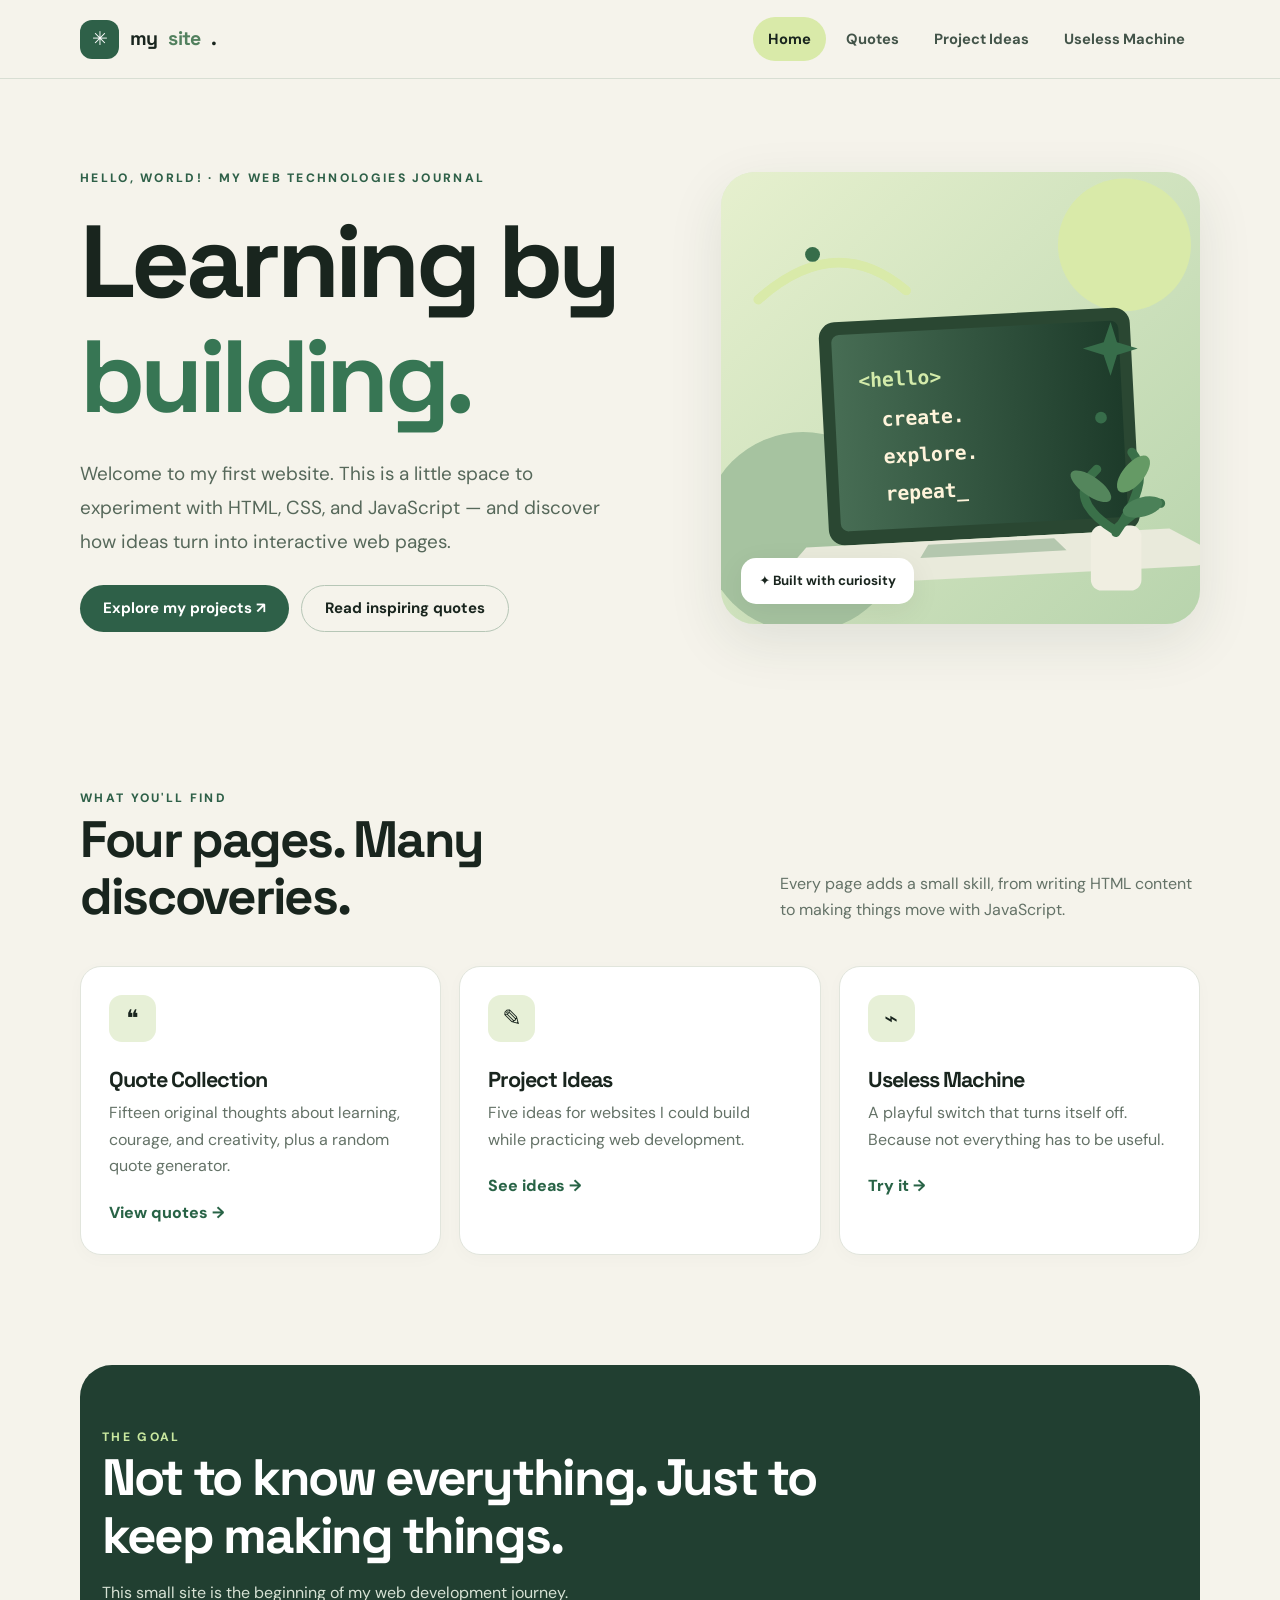
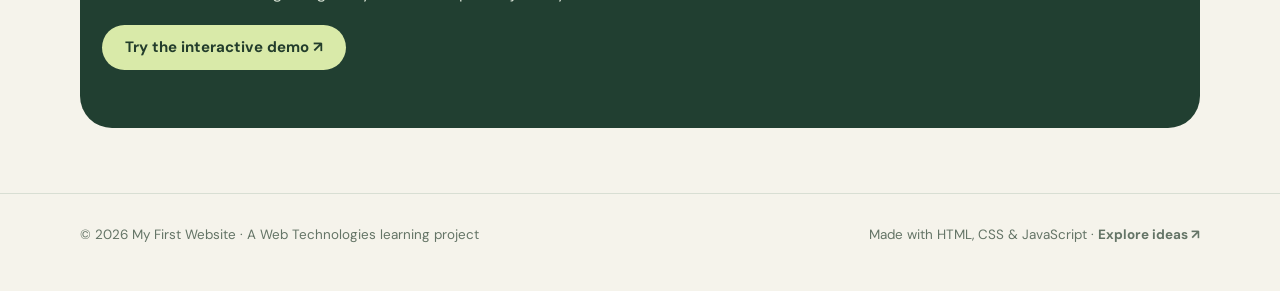
<file: index.html>
<!doctype html><html lang="en"><head><meta charset="UTF-8"><meta name="viewport" content="width=device-width, initial-scale=1"><meta name="description" content="My first website: learning HTML, CSS, JavaScript and building small interactive web projects."><title>Home | My First Website</title><link rel="stylesheet" href="style.css"><link rel="icon" href="assets/favicon.svg" type="image/svg+xml"><meta property="og:title" content="My First Website"><meta property="og:description" content="Learning by building, one page at a time."><meta property="og:image" content="assets/og-cover.png"></head><body><div id="site-nav"></div><main><section class="container hero"><div><span class="eyebrow">Hello, World! · My Web Technologies Journal</span><h1>Learning by <em style="font-style:normal;color:#377654">building.</em></h1><p class="lead">Welcome to my first website. This is a little space to experiment with HTML, CSS, and JavaScript — and discover how ideas turn into interactive web pages.</p><div class="actions"><a href="project.html" class="button">Explore my projects ↗</a><a href="quotes.html" class="button secondary">Read inspiring quotes</a></div></div><div class="hero-art"><img src="assets/hero.svg" alt="Illustration of a laptop, plants and shapes representing creative web development"><div class="hero-sticker">✦ Built with curiosity</div></div></section><section class="container section"><div class="section-heading"><div><span class="eyebrow">What you'll find</span><h2>Four pages. Many discoveries.</h2></div><p>Every page adds a small skill, from writing HTML content to making things move with JavaScript.</p></div><div class="grid"><article class="card"><span class="card-icon">❝</span><h3>Quote Collection</h3><p>Fifteen original thoughts about learning, courage, and creativity, plus a random quote generator.</p><a class="card-link" href="quotes.html">View quotes →</a></article><article class="card"><span class="card-icon">✎</span><h3>Project Ideas</h3><p>Five ideas for websites I could build while practicing web development.</p><a class="card-link" href="project.html">See ideas →</a></article><article class="card"><span class="card-icon">⌁</span><h3>Useless Machine</h3><p>A playful switch that turns itself off. Because not everything has to be useful.</p><a class="card-link" href="machine.html">Try it →</a></article></div></section><section class="container"><div class="band"><div class="container"><span class="eyebrow" style="color:#c9e89f">The goal</span><h2 style="max-width:720px">Not to know everything. Just to keep making things.</h2><p>This small site is the beginning of my web development journey.</p><a class="button" href="machine.html">Try the interactive demo ↗</a></div></div></section></main><div id="site-footer"></div><script src="js/nav.js" defer></script></body></html>
</file>
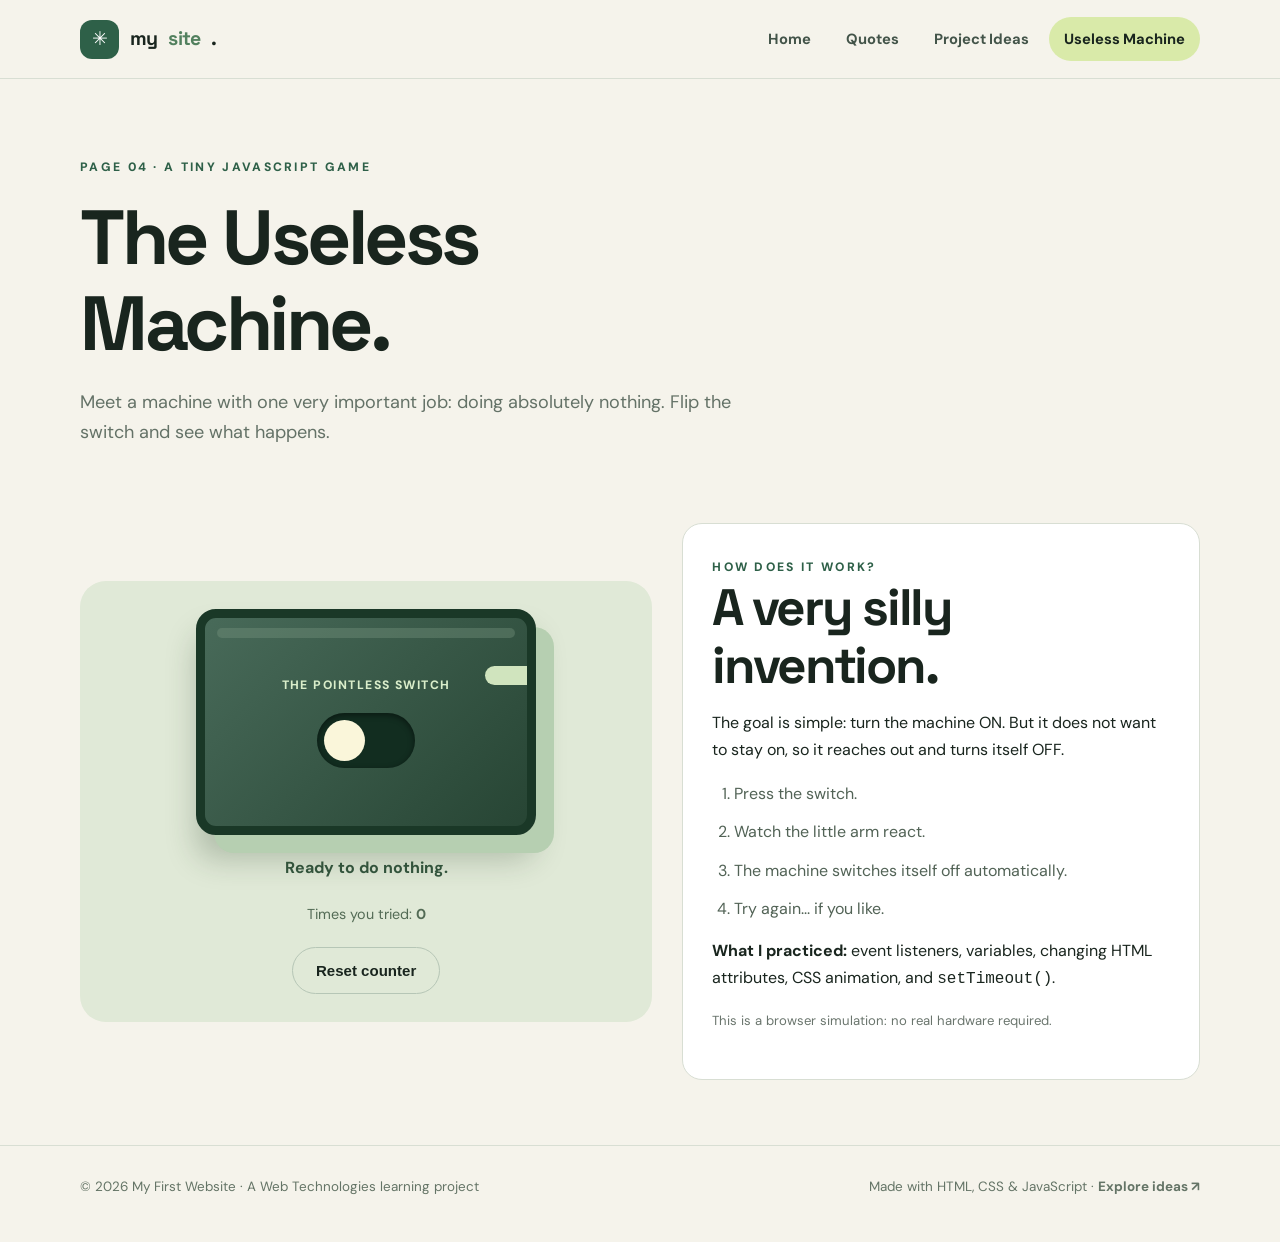
<file: machine.html>
<!doctype html><html lang="en"><head><meta charset="UTF-8"><meta name="viewport" content="width=device-width, initial-scale=1"><meta name="description" content="An interactive useless machine: turn the switch on and it turns itself off."><title>Useless Machine | My First Website</title><link rel="stylesheet" href="style.css"><link rel="icon" href="assets/favicon.svg" type="image/svg+xml"></head><body><div id="site-nav"></div><main class="container"><section class="page-intro"><span class="eyebrow">Page 04 · A tiny JavaScript game</span><h1>The Useless<br>Machine.</h1><p class="lead">Meet a machine with one very important job: doing absolutely nothing. Flip the switch and see what happens.</p></section><section class="machine-wrap"><div class="machine-panel"><div id="machine-box" class="machine-box"><div class="machine-arm" aria-hidden="true"></div><div><div class="switch-label">THE POINTLESS SWITCH</div><button id="machine-switch" class="switch" type="button" role="switch" aria-checked="false" aria-label="Machine switch off"><span class="switch-knob"></span></button></div></div><div id="machine-message" class="machine-message" aria-live="polite">Ready to do nothing.</div><div class="stat-line">Times you tried: <strong id="switch-count">0</strong></div><button id="reset-count" type="button" class="button secondary">Reset counter</button></div><aside class="instructions"><span class="eyebrow">How does it work?</span><h2>A very silly invention.</h2><p>The goal is simple: turn the machine ON. But it does not want to stay on, so it reaches out and turns itself OFF.</p><ol><li>Press the switch.</li><li>Watch the little arm react.</li><li>The machine switches itself off automatically.</li><li>Try again... if you like.</li></ol><p><strong>What I practiced:</strong> event listeners, variables, changing HTML attributes, CSS animation, and <code>setTimeout()</code>.</p><p class="asset-note">This is a browser simulation: no real hardware required.</p></aside></section></main><div id="site-footer"></div><script src="js/nav.js" defer></script><script src="js/machine.js" defer></script></body></html>
</file>
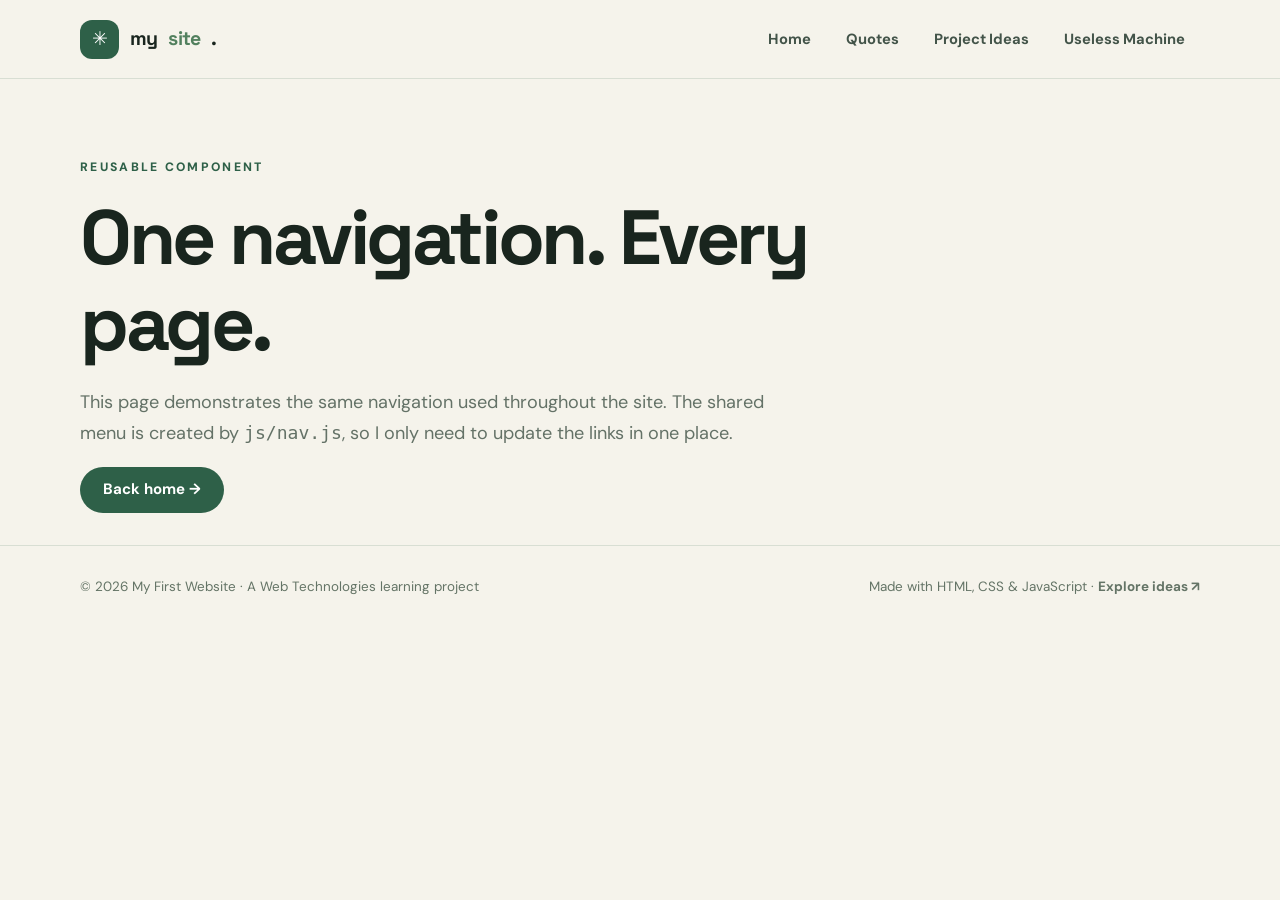
<file: nav.html>
<!doctype html><html lang="en"><head><meta charset="UTF-8"><meta name="viewport" content="width=device-width, initial-scale=1"><title>Reusable Navigation | My Site</title><link rel="stylesheet" href="style.css"><link rel="icon" href="assets/favicon.svg" type="image/svg+xml"></head><body><div id="site-nav"></div><main class="container"><section class="page-intro"><span class="eyebrow">Reusable component</span><h1>One navigation. Every page.</h1><p class="lead">This page demonstrates the same navigation used throughout the site. The shared menu is created by <code>js/nav.js</code>, so I only need to update the links in one place.</p><a class="button" href="index.html">Back home →</a></section></main><div id="site-footer"></div><script src="js/nav.js" defer></script></body></html>
</file>
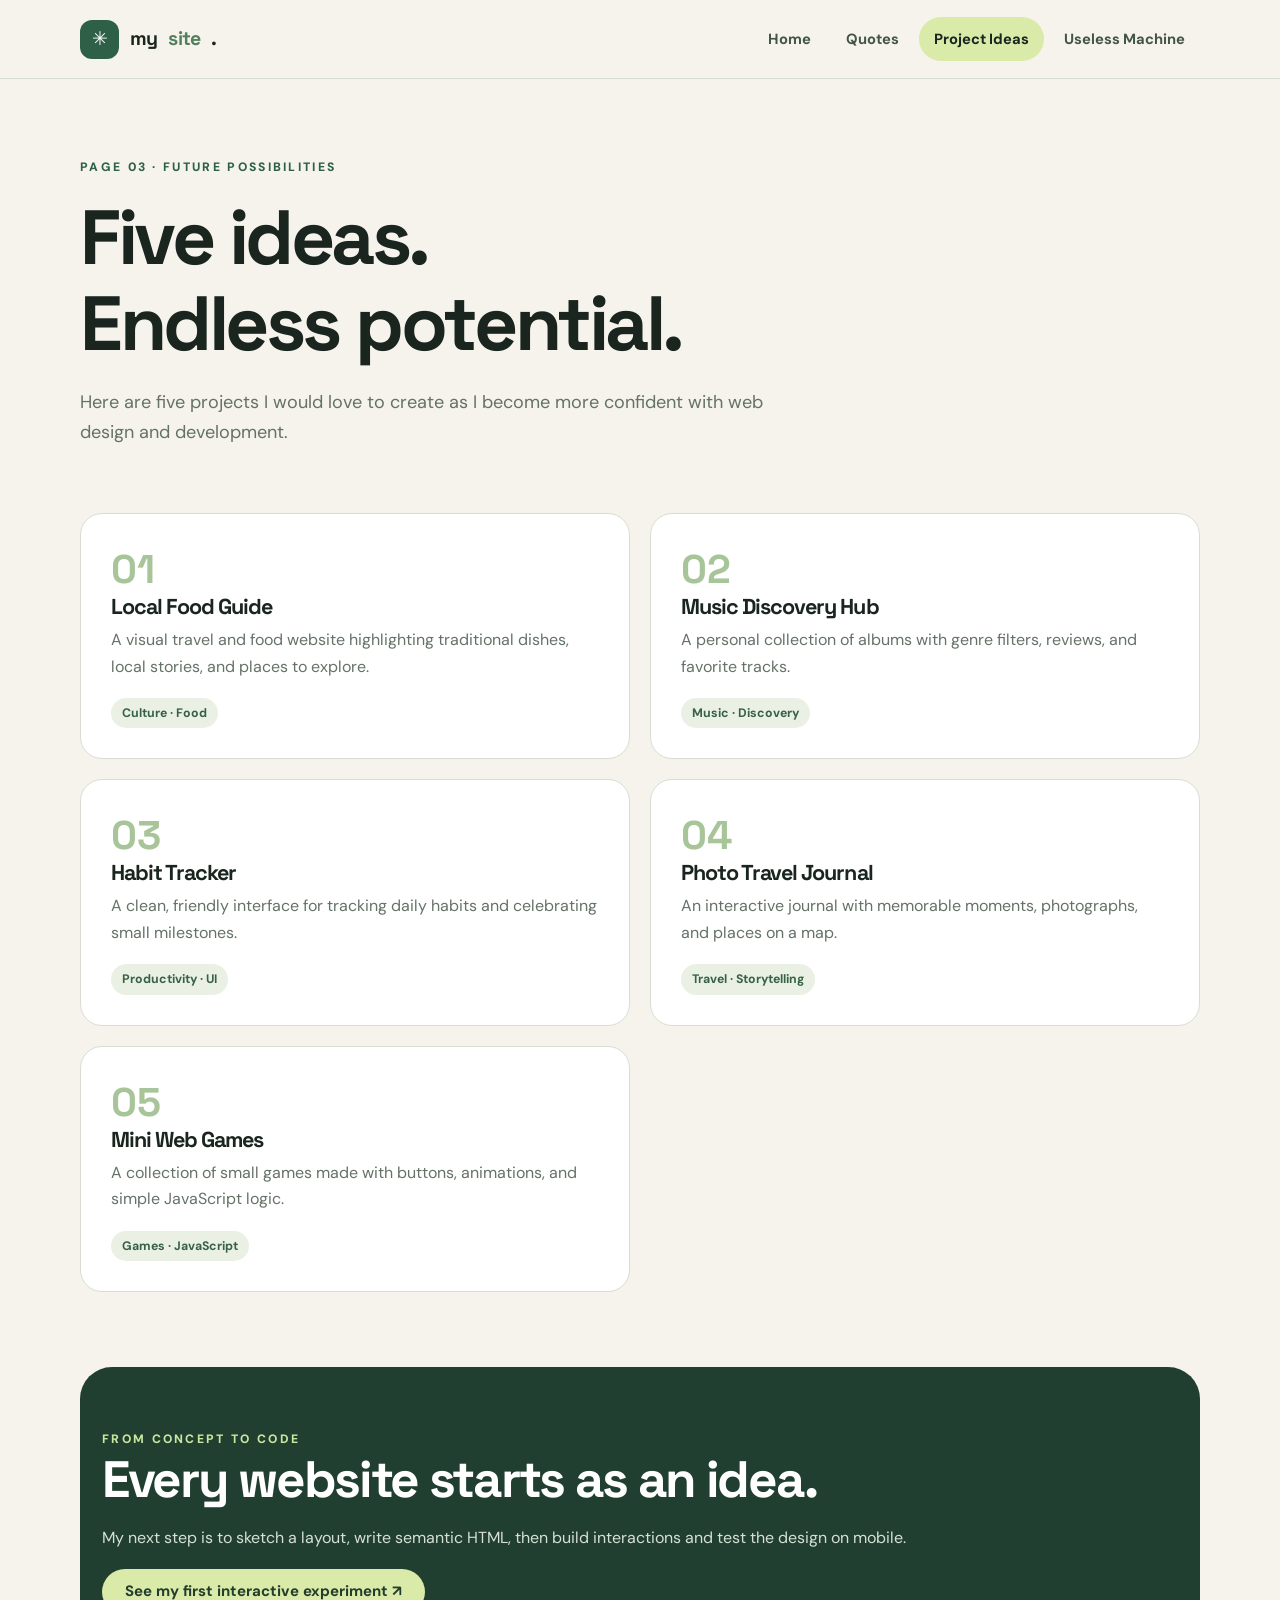
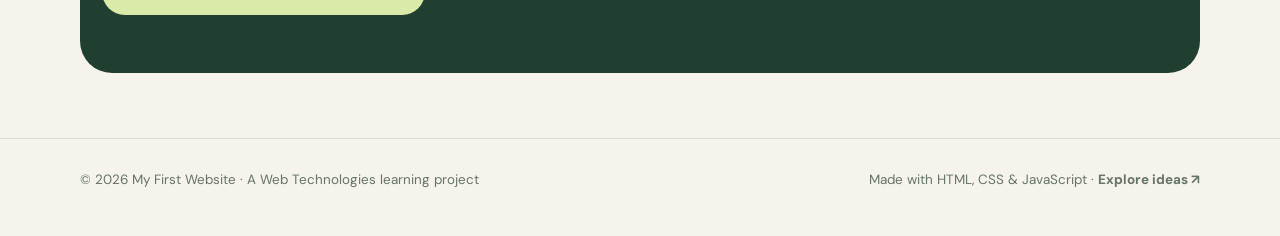
<file: project.html>
<!doctype html><html lang="en"><head><meta charset="UTF-8"><meta name="viewport" content="width=device-width, initial-scale=1"><meta name="description" content="Five possible web development project ideas."><title>Project Ideas | My First Website</title><link rel="stylesheet" href="style.css"><link rel="icon" href="assets/favicon.svg" type="image/svg+xml"></head><body><div id="site-nav"></div><main class="container"><section class="page-intro"><span class="eyebrow">Page 03 · Future possibilities</span><h1>Five ideas.<br>Endless potential.</h1><p class="lead">Here are five projects I would love to create as I become more confident with web design and development.</p></section><section class="project-grid" aria-label="Five project concepts"><article class="project-card"><span class="number">01</span><h3>Local Food Guide</h3><p>A visual travel and food website highlighting traditional dishes, local stories, and places to explore.</p><span class="tag">Culture · Food</span></article><article class="project-card"><span class="number">02</span><h3>Music Discovery Hub</h3><p>A personal collection of albums with genre filters, reviews, and favorite tracks.</p><span class="tag">Music · Discovery</span></article><article class="project-card"><span class="number">03</span><h3>Habit Tracker</h3><p>A clean, friendly interface for tracking daily habits and celebrating small milestones.</p><span class="tag">Productivity · UI</span></article><article class="project-card"><span class="number">04</span><h3>Photo Travel Journal</h3><p>An interactive journal with memorable moments, photographs, and places on a map.</p><span class="tag">Travel · Storytelling</span></article><article class="project-card"><span class="number">05</span><h3>Mini Web Games</h3><p>A collection of small games made with buttons, animations, and simple JavaScript logic.</p><span class="tag">Games · JavaScript</span></article></section><section class="band"><div class="container"><span class="eyebrow" style="color:#c9e89f">From concept to code</span><h2>Every website starts as an idea.</h2><p>My next step is to sketch a layout, write semantic HTML, then build interactions and test the design on mobile.</p><a href="machine.html" class="button">See my first interactive experiment ↗</a></div></section></main><div id="site-footer"></div><script src="js/nav.js" defer></script></body></html>
</file>
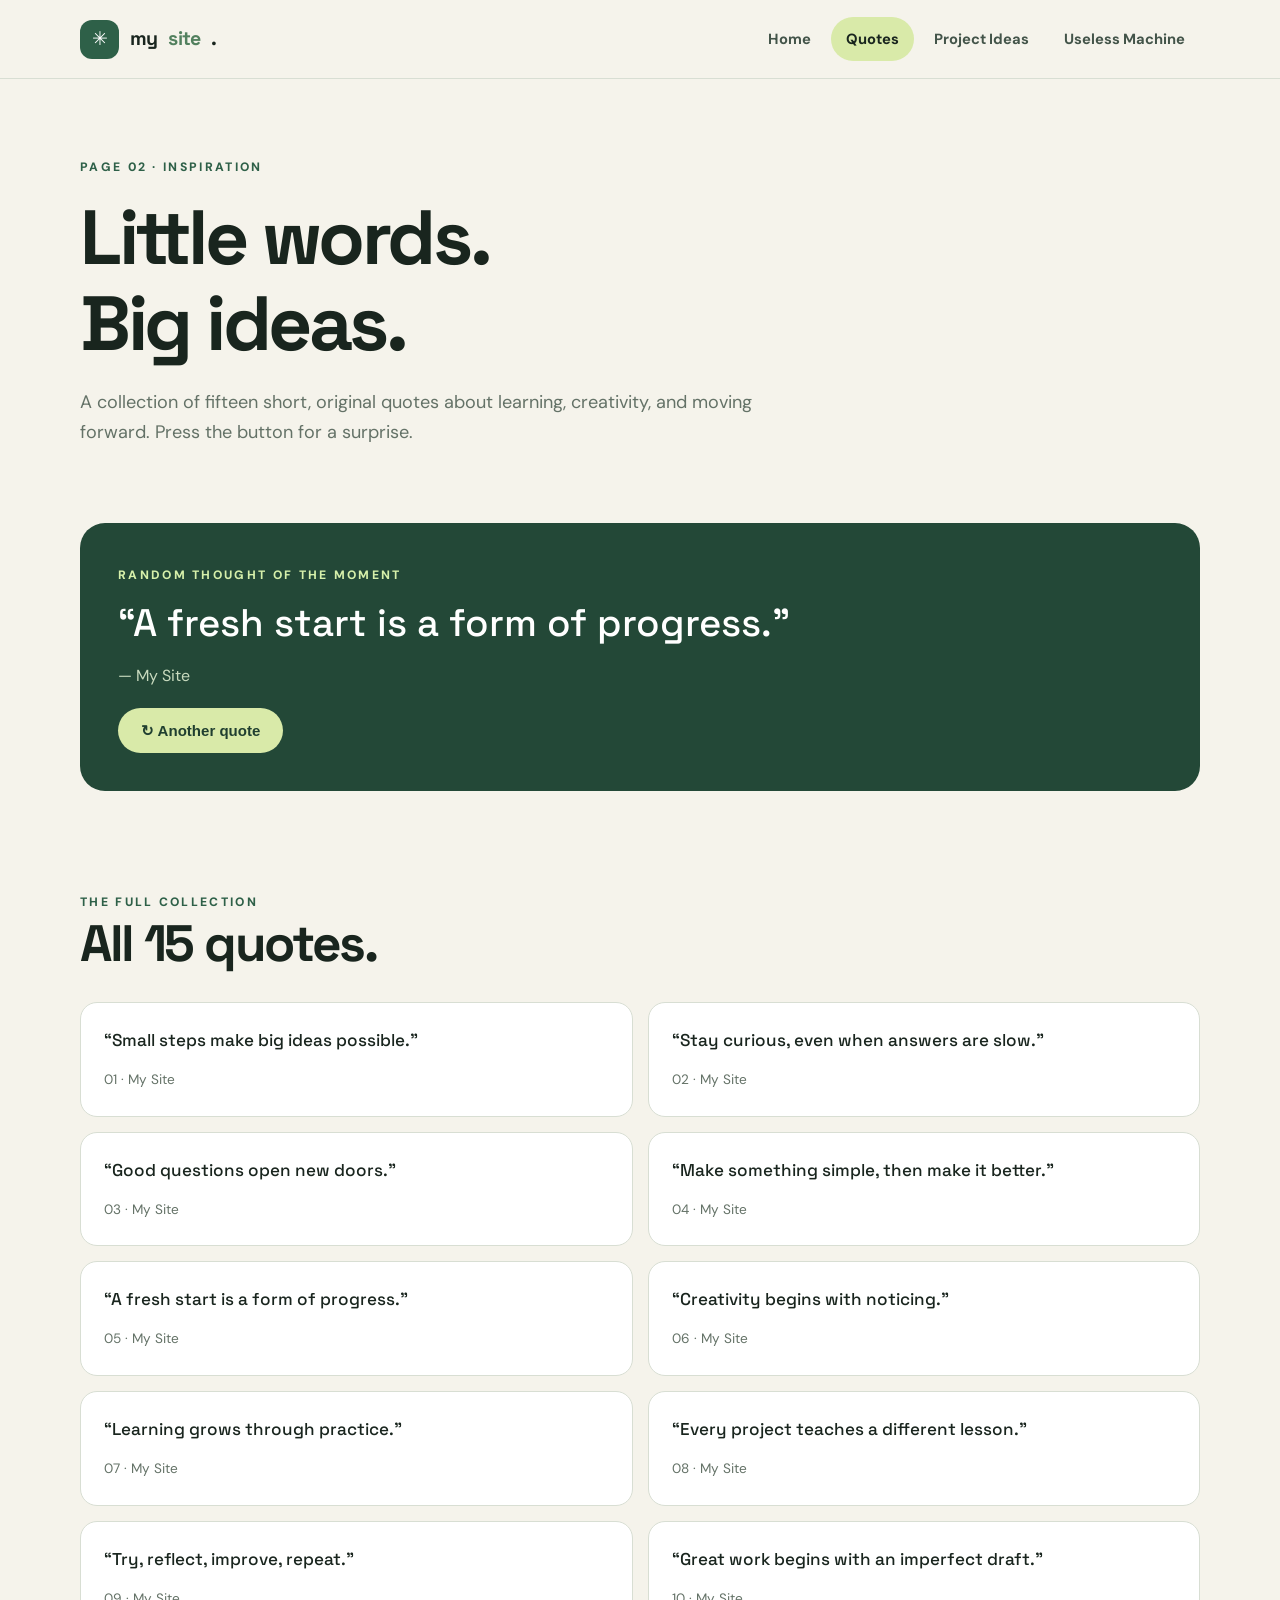
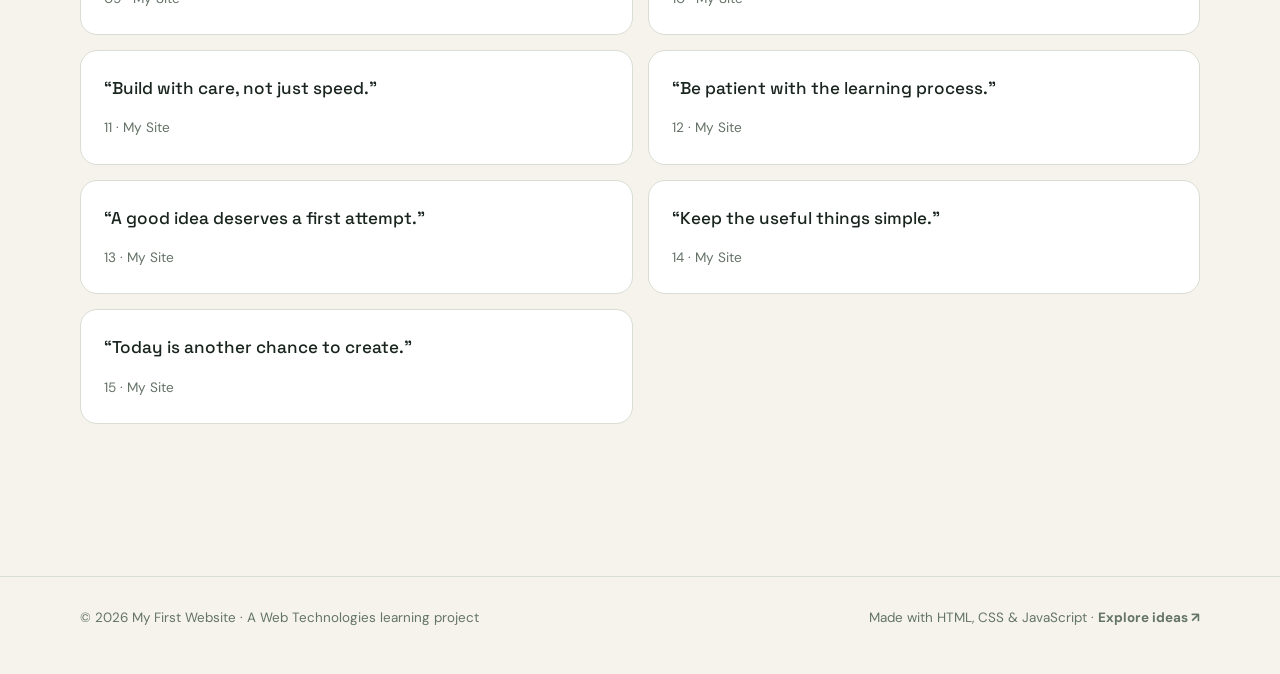
<file: quotes.html>
<!doctype html><html lang="en"><head><meta charset="UTF-8"><meta name="viewport" content="width=device-width, initial-scale=1"><meta name="description" content="Fifteen original quotes and a random quote generator."><title>Quotes | My First Website</title><link rel="stylesheet" href="style.css"><link rel="icon" href="assets/favicon.svg" type="image/svg+xml"></head><body><div id="site-nav"></div><main class="container"><section class="page-intro"><span class="eyebrow">Page 02 · Inspiration</span><h1>Little words.<br>Big ideas.</h1><p class="lead">A collection of fifteen short, original quotes about learning, creativity, and moving forward. Press the button for a surprise.</p></section><section aria-label="Random quote"><div class="quote-feature"><span class="eyebrow" style="color:#d6f0aa">Random thought of the moment</span><blockquote id="featured-quote" aria-live="polite">Loading a quote...</blockquote><cite id="featured-author"></cite><br><button type="button" id="random-quote" class="button">↻ Another quote</button></div></section><section class="section"><span class="eyebrow">The full collection</span><h2>All 15 quotes.</h2><div class="quote-list" id="quote-list"></div></section></main><div id="site-footer"></div><script src="js/nav.js" defer></script><script src="js/quotes.js" defer></script></body></html>
</file>
<file: style.css>
@import url('https://fonts.googleapis.com/css2?family=DM+Sans:wght@400;500;600;700&family=Space+Grotesk:wght@400;500;600;700&display=swap');
:root{--paper:#f5f3eb;--ink:#19251e;--muted:#647267;--green:#2e6048;--lime:#d9eaa9;--line:#d8ded3;--white:#fff;--shadow:0 18px 55px rgba(30,55,38,.10)}*{box-sizing:border-box}html{scroll-behavior:smooth}body{margin:0;font:16px/1.65 'DM Sans',system-ui,Arial,sans-serif;color:var(--ink);background:var(--paper)}h1,h2,h3,.brand{font-family:'Space Grotesk',system-ui,Arial,sans-serif;letter-spacing:-.045em;line-height:1.12}h1{font-size:clamp(3rem,8vw,6.7rem);margin:15px 0 22px}h2{font-size:clamp(2rem,4vw,3.25rem);margin:0 0 16px}h3{font-size:1.35rem;margin:0 0 8px}p{margin:0 0 18px}a{color:inherit}button,a{transition:transform .2s,background-color .2s,color .2s,box-shadow .2s}a:focus-visible,button:focus-visible{outline:3px solid #aece57;outline-offset:3px}.container{width:min(1120px,calc(100% - 44px));margin-inline:auto}.site-header{position:sticky;top:0;z-index:30;background:rgba(245,243,235,.95);backdrop-filter:blur(14px);border-bottom:1px solid var(--line)}.header-inner{min-height:78px;display:flex;align-items:center;justify-content:space-between;gap:20px}.brand{display:flex;align-items:center;gap:11px;text-decoration:none;font-weight:700;font-size:1.22rem;white-space:nowrap;letter-spacing:-.04em}.brand-icon{background:var(--green);color:white;border-radius:12px;display:grid;place-items:center;width:39px;height:39px;font-size:19px}.nav-links{display:flex;align-items:center;gap:5px}.nav-links a{font-size:.92rem;font-weight:700;padding:10px 15px;border-radius:30px;text-decoration:none;color:#435449}.nav-links a:hover,.nav-links a[aria-current='page']{background:var(--lime);color:var(--ink)}.menu-toggle{display:none;border:1px solid var(--line);border-radius:11px;background:white;padding:8px 14px;font-size:1.25rem;cursor:pointer}.eyebrow{font-size:.76rem;text-transform:uppercase;letter-spacing:.19em;font-weight:800;color:var(--green)}.hero{padding:85px 0 80px;display:grid;grid-template-columns:1.1fr .9fr;align-items:center;gap:56px}.hero p.lead{font-size:1.18rem;max-width:520px;color:#56685a;line-height:1.8}.hero-art{position:relative;background:#dce9ce;border-radius:34px;overflow:hidden;box-shadow:var(--shadow);min-height:435px}.hero-art img{display:block;width:100%;height:100%;min-height:435px;object-fit:cover}.hero-sticker{position:absolute;bottom:20px;left:20px;background:#fff;padding:12px 18px;border-radius:15px;font-weight:700;font-size:.83rem;box-shadow:0 8px 30px #0001}.actions{display:flex;gap:12px;flex-wrap:wrap;margin-top:26px}.button{border:0;display:inline-flex;align-items:center;justify-content:center;gap:9px;text-decoration:none;border-radius:100px;background:var(--green);padding:13px 23px;color:#fff;font-size:.94rem;font-weight:700;cursor:pointer;line-height:1.3}.button:hover{background:#204832;transform:translateY(-2px)}.button.secondary{background:transparent;color:var(--ink);border:1px solid #b6c6b6}.button.secondary:hover{background:var(--lime)}.section{padding:72px 0}.section-heading{display:flex;justify-content:space-between;align-items:end;gap:25px;margin-bottom:25px}.section-heading p{max-width:420px;color:var(--muted)}.grid{display:grid;grid-template-columns:repeat(3,1fr);gap:18px}.card{background:#fff;border:1px solid #e1e5dc;border-radius:21px;padding:28px;box-shadow:0 4px 17px #0b221006}.card p{color:var(--muted);margin-bottom:0}.card-icon{display:grid;place-items:center;width:47px;height:47px;border-radius:13px;background:#e7f0d7;margin-bottom:26px;font-size:23px}.card-link{display:inline-block;margin-top:20px;color:#286346;font-weight:800;text-decoration:none}.card-link:hover{text-decoration:underline}.band{background:#213f31;color:#fff;padding:58px 0;border-radius:32px;margin:38px 0 65px}.band p{color:#d6e1d4}.band .button{background:var(--lime);color:#233d2c}.page-intro{padding:74px 0 32px;max-width:850px}.page-intro h1{font-size:clamp(2.8rem,6vw,5.3rem)}.page-intro .lead{color:var(--muted);font-size:1.13rem;max-width:700px}.quote-feature{background:#234837;color:white;border-radius:25px;padding:38px;margin:25px 0}.quote-feature blockquote{margin:10px 0 14px;font-family:'Space Grotesk',sans-serif;font-weight:500;font-size:clamp(1.55rem,3vw,2.4rem);line-height:1.35}.quote-feature cite{font-style:normal;color:#c8dabe}.quote-feature .button{margin-top:18px;background:var(--lime);color:#203f30}.quote-list{display:grid;grid-template-columns:repeat(2,1fr);gap:15px;margin:30px 0 80px}.quote-card{background:white;border:1px solid var(--line);border-radius:17px;padding:23px}.quote-card blockquote{font-family:'Space Grotesk',sans-serif;font-size:1.07rem;font-weight:500;margin:0 0 12px}.quote-card cite{font-size:.85rem;color:var(--muted);font-style:normal}.project-grid{display:grid;grid-template-columns:repeat(2,1fr);gap:20px;margin:15px 0 75px}.project-card{background:white;border:1px solid var(--line);border-radius:22px;padding:30px;min-height:245px}.project-card .number{font:700 2.5rem 'Space Grotesk',sans-serif;color:#a8c59a}.project-card p{color:var(--muted)}.project-card .tag{display:inline-block;background:#eaf1e4;padding:5px 11px;border-radius:20px;font-size:.77rem;font-weight:700;color:#376145}.machine-wrap{display:grid;grid-template-columns:1.05fr .95fr;gap:30px;align-items:center;margin:25px 0 65px}.machine-panel{background:#e0e9d7;border-radius:26px;min-height:440px;display:flex;flex-direction:column;justify-content:center;align-items:center;padding:28px;text-align:center;gap:20px}.machine-box{position:relative;width:min(340px,100%);height:226px;background:linear-gradient(135deg,#486a59,#274534);border:9px solid #1a3827;border-radius:20px;box-shadow:18px 18px 0 #b6cfb1,0 24px 30px #223b2440;display:flex;align-items:center;justify-content:center;overflow:hidden}.machine-box::before{content:'';position:absolute;left:12px;right:12px;top:10px;height:10px;border-radius:9px;background:#77968160}.switch-label{color:#d9edca;font-size:.76rem;letter-spacing:.12em;font-weight:800}.switch{margin:18px auto 0;display:block;cursor:pointer;border:0;width:98px;height:55px;border-radius:32px;background:#122d20;padding:7px;text-align:left;box-shadow:inset 0 2px 6px #0007}.switch-knob{width:41px;height:41px;border-radius:50%;background:#faf6da;display:block;transition:transform .35s}.switch[aria-checked='true'] .switch-knob{transform:translateX(43px);background:#d9eaa9}.machine-arm{position:absolute;right:-68px;top:48px;width:110px;height:19px;background:#d0e4be;border-radius:10px;transform:rotate(0deg);transform-origin:right center;transition:right .35s,transform .35s}.machine-box.activated .machine-arm{right:39px;transform:rotate(-18deg)}.machine-message{min-height:28px;font-weight:700;color:#34563e}.stat-line{font-size:.9rem;color:#536b55}.instructions{background:white;border:1px solid var(--line);border-radius:20px;padding:29px}.instructions ol{padding-left:22px}.instructions li{margin-bottom:12px;color:#526356}.footer{border-top:1px solid var(--line);padding:30px 0 45px;color:#647466;font-size:.84rem}.footer-inner{display:flex;justify-content:space-between;gap:20px;flex-wrap:wrap}.footer a{font-weight:700;text-decoration:none}.footer a:hover{text-decoration:underline}.sr-only{position:absolute;width:1px;height:1px;overflow:hidden;clip:rect(0,0,0,0)}.asset-note{font-size:.82rem;color:#6a756d;margin-top:8px}@media(max-width:800px){.hero{grid-template-columns:1fr;padding:50px 0 55px;gap:32px}.hero-art,.hero-art img{min-height:320px}.grid{grid-template-columns:1fr 1fr}.machine-wrap{grid-template-columns:1fr}.nav-links{display:none;position:absolute;top:77px;left:0;right:0;background:var(--paper);border-bottom:1px solid var(--line);padding:14px 20px 23px;flex-direction:column;align-items:stretch;box-shadow:var(--shadow)}.nav-links.is-open{display:flex}.nav-links a{text-align:center}.menu-toggle{display:block}}@media(max-width:570px){.container{width:min(100% - 32px,1120px)}.hero h1{font-size:3.45rem}.section{padding:45px 0}.grid,.quote-list,.project-grid{grid-template-columns:1fr}.card,.project-card{padding:24px}.page-intro{padding:48px 0 17px}.page-intro h1{font-size:3rem}.quote-feature{padding:26px}.band{padding:40px 0}.hero-art,.hero-art img{min-height:260px}.section-heading{display:block}.machine-panel{min-height:380px}.machine-box{height:210px}.brand{font-size:1.07rem}}
</file>
